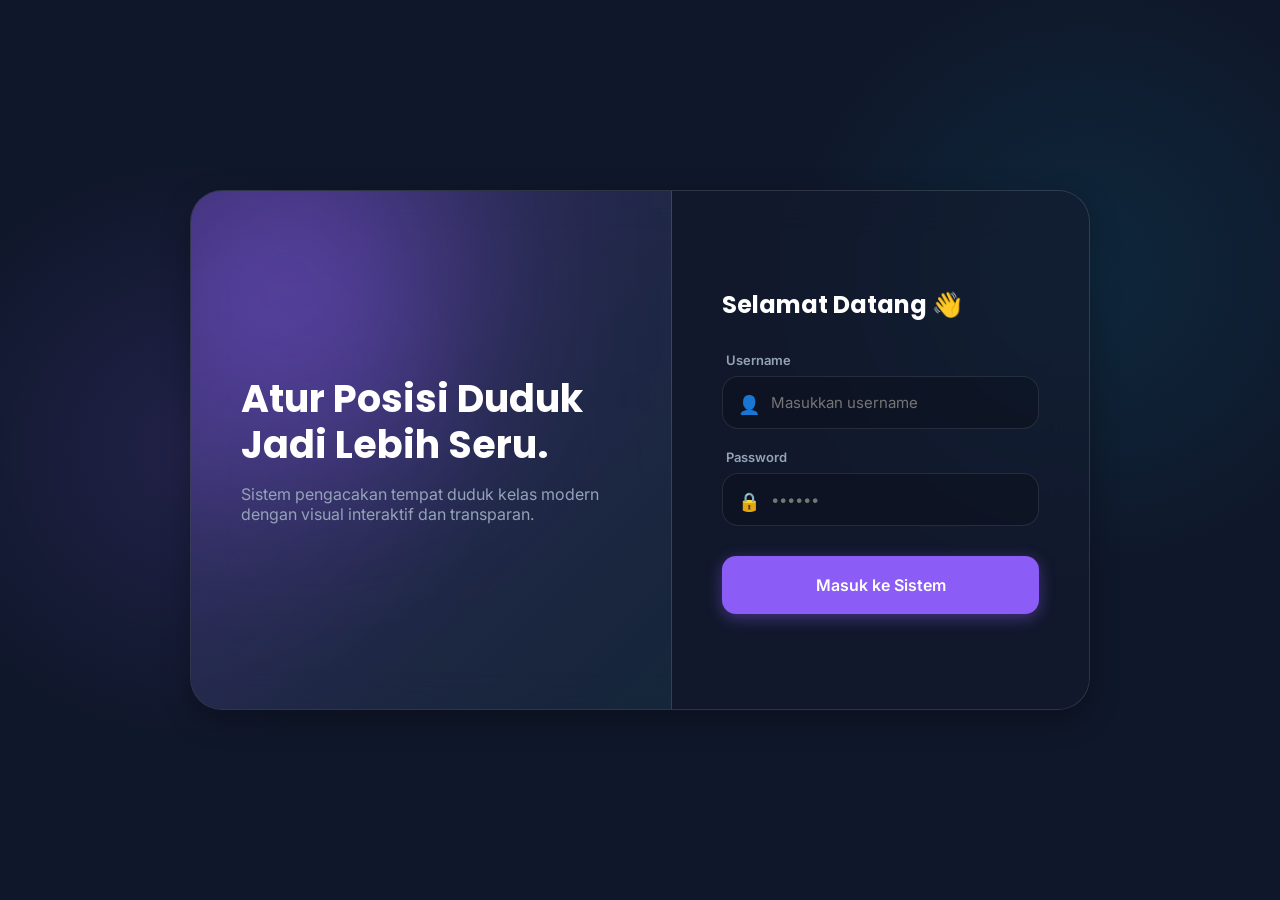
<file: clase./index.html>
<!DOCTYPE html>
<html lang="id">
<head>
<meta charset="UTF-8">
<meta name="viewport" content="width=device-width, initial-scale=1.0">
<title>Class Seat Spinner — Premium</title>
<link href="https://fonts.googleapis.com/css2?family=Inter:wght@400;500;600;700&family=Poppins:wght@500;600;700;800&display=swap" rel="stylesheet">
<link rel="stylesheet" href="style.css">
</head>
<body>

<div class="toast" id="toast">Pesan</div>

<div id="login-view">
  <div class="login-wrapper">
    <div class="login-left">
      <h1>Atur Posisi Duduk Jadi Lebih Seru.</h1>
      <p>Sistem pengacakan tempat duduk kelas modern dengan visual interaktif dan transparan.</p>
    </div>
    <div class="login-right">
      <h2 style="margin-bottom:30px;font-size:24px;">Selamat Datang 👋</h2>
      <div class="input-group"><label>Username</label><span class="input-icon">👤</span><input type="text" id="login-user" class="input-field" placeholder="Masukkan username"></div>
      <div class="input-group"><label>Password</label><span class="input-icon">🔒</span><input type="password" id="login-pass" class="input-field" placeholder="••••••"></div>
      <button class="btn btn-primary" id="btn-login" style="width:100%;padding:18px;margin-top:10px;font-size:16px;" onclick="doLogin()">Masuk ke Sistem</button>
    </div>
  </div>
</div>

<div id="app-view" class="hidden">
  <nav class="navbar"><div class="container flex justify-between items-center">
    <div class="logo" id="logo-brand"><span>CS</span> Class Spinner</div>
    <div class="nav-links" id="nav-links"></div>
    <button class="btn btn-danger" onclick="doLogout()" style="padding:8px 16px;margin-left:15px;border-radius:10px;">Logout</button>
  </div></nav>
  
  <div class="container">
    <div class="view" id="view-spin">
      <div class="spin-container">
        <div class="wheel-wrapper"><div class="wheel-pointer"></div><canvas id="wheel-canvas" class="wheel-canvas" width="600" height="600"></canvas><div class="wheel-center">🎯</div></div>
        <div class="progress-card"><div id="progress-text" style="font-weight:700;font-size:16px;">0 / 42 Kursi Terisi</div><div class="progress-bar-bg"><div class="progress-bar-fill" id="progress-bar"></div></div></div>
        <div class="action-buttons">
          <button class="btn btn-primary" id="btn-spin" onclick="manualSpin()" style="flex:2;">SPIN NOW</button>
          <button class="btn btn-outline" id="btn-auto" onclick="toggleAutoSpin()">AUTO SPIN</button>
        </div>
        <div class="action-buttons">
          <button class="btn btn-outline" id="btn-undo" onclick="undoSpin()">UNDO</button>
          <button class="btn btn-danger" onclick="resetAll()">RESET</button>
        </div>
      </div>
    </div>
    
    <div class="view" id="view-plan">
      <div class="flex justify-between items-center" style="margin-bottom:10px;">
        <h2>Denah Kelas</h2><button class="btn btn-outline" onclick="copyRekap()">📋 Copy Rekap</button>
      </div>
      <div class="classroom-container"><div class="whiteboard">PAPAN TULIS (DEPAN)</div><div class="desk-grid" id="desk-grid"></div></div>
    </div>
    
    <div class="view" id="view-list" style="max-width:700px;margin:0 auto;">
      <h2 style="margin-bottom:20px;">Daftar Nama Murid</h2>
      <textarea id="input-names" placeholder="Ketik nama, pisahkan dengan ENTER..."></textarea>
      <div style="margin-top:20px;text-align:right;"><button class="btn btn-primary" onclick="saveNames()" style="padding:16px 32px;">💾 SIMPAN DAFTAR</button></div>
    </div>
    
    <div class="view" id="view-manage-users">
      <div class="flex justify-between items-center" style="margin-bottom:20px;">
        <h2>Kelola Pengguna</h2><button class="btn btn-primary" onclick="openUserModal()">➕ Buat Akun</button>
      </div>
      <div class="table-container"><table><thead><tr><th>Username</th><th>Role</th><th>Aksi</th></tr></thead><tbody id="user-table-body"></tbody></table></div>
    </div>
  </div>
</div>

<div class="modal-overlay" id="popup-spin">
  <div class="modal-content"><div style="font-size:50px;margin-bottom:15px;animation:bounce 1s infinite;">🎉</div><h3 id="popup-name" style="color:var(--primary);font-size:28px;">Nama</h3><p id="popup-seat" style="margin-bottom:25px;color:var(--text-muted);font-size:16px;">Meja 1 - Kursi A</p><button class="btn btn-primary" style="width:100%;padding:16px;" onclick="closePopup('popup-spin')">Tutup & Lanjut</button></div>
</div>
<div class="modal-overlay" id="popup-user">
  <div class="modal-content">
    <h3 style="margin-bottom:20px;">Buat Akun Baru</h3>
    <input type="text" id="new-user-name" class="modal-input" placeholder="Username">
    <input type="text" id="new-user-pass" class="modal-input" placeholder="Password">
    <select id="new-user-role" class="modal-input"><option value="user">User (Hanya lihat)</option><option value="admin">Admin (Bisa spin)</option></select>
    <div style="display:flex;gap:12px;margin-top:20px;"><button class="btn btn-outline" style="flex:1;" onclick="closePopup('popup-user')">Batal</button><button class="btn btn-primary" style="flex:1;" onclick="saveNewUser()">Simpan</button></div>
  </div>
</div>

<style>@keyframes bounce{0%,100%{transform:translateY(0)}50%{transform:translateY(-10px)}}</style>
<script src="script.js"></script>
</body>
</html>
</file>
<file: clase./style.css>
:root{--bg:#0f172a;--surface:rgba(255,255,255,.03);--surface-hover:rgba(255,255,255,.08);--border:rgba(255,255,255,.1);--text:#f8fafc;--text-muted:#94a3b8;--primary:#8b5cf6;--primary-hover:#7c3aed;--primary-light:rgba(139,92,246,.15);--shadow-lg:0 10px 30px rgba(0,0,0,.3)}
*{margin:0;padding:0;box-sizing:border-box;font-family:'Inter',sans-serif;-webkit-tap-highlight-color:transparent}
body{background:#0f172a;background-image:radial-gradient(circle at 15% 50%,rgba(139,92,246,.15),transparent 25%),radial-gradient(circle at 85% 30%,rgba(6,182,212,.1),transparent 25%);background-attachment:fixed;color:var(--text);min-height:100vh;overflow-x:hidden}
h1,h2,h3{font-family:'Poppins',sans-serif;font-weight:700;color:#fff}
.hidden{display:none!important}.flex{display:flex}.items-center{align-items:center}.justify-between{justify-content:space-between}.justify-center{justify-content:center}.text-muted{color:var(--text-muted)}

.btn{padding:12px 20px;border-radius:14px;border:1px solid transparent;font-weight:600;cursor:pointer;transition:all .3s ease;font-size:14px;display:inline-flex;align-items:center;justify-content:center;gap:8px;backdrop-filter:blur(10px)}
.btn:active{transform:scale(.96)}
.btn-primary{background:var(--primary);color:#fff;box-shadow:0 4px 15px rgba(139,92,246,.4)}.btn-primary:hover{background:var(--primary-hover);transform:translateY(-2px)}
.btn-outline{background:var(--surface);border:1px solid var(--border);color:var(--text)}.btn-outline:hover{background:var(--surface-hover);border-color:rgba(255,255,255,.2)}
.btn-danger{background:rgba(239,68,68,.1);color:#fca5a5;border:1px solid rgba(239,68,68,.2)}.btn-danger:hover{background:rgba(239,68,68,.2)}
.btn:disabled{opacity:.5;cursor:not-allowed;transform:none!important}

#login-view{display:flex;align-items:center;justify-content:center;min-height:100vh;padding:20px}
.login-wrapper{display:flex;width:100%;max-width:900px;min-height:520px;background:var(--surface);border:1px solid var(--border);border-radius:32px;overflow:hidden;box-shadow:var(--shadow-lg);backdrop-filter:blur(20px)}
.login-left{flex:1.2;background:linear-gradient(135deg,rgba(139,92,246,.2),rgba(6,182,212,.05));padding:50px;display:flex;flex-direction:column;justify-content:center;border-right:1px solid var(--border);position:relative;overflow:hidden}
.login-left::before{content:'';position:absolute;width:300px;height:300px;background:var(--primary);filter:blur(100px);top:-50px;left:-50px;opacity:.5}
.login-left h1{color:#fff;font-size:38px;margin-bottom:16px;position:relative;z-index:1;line-height:1.2}.login-left p{font-size:16px;color:var(--text-muted);position:relative;z-index:1}
.login-right{flex:1;padding:50px;display:flex;flex-direction:column;justify-content:center;background:rgba(15,23,42,.6)}
@media(max-width:768px){.login-wrapper{flex-direction:column;min-height:auto}.login-left{padding:40px 30px;text-align:center}.login-right{padding:40px 30px}}
.input-group{text-align:left;margin-bottom:20px;position:relative}
.input-group label{display:block;font-size:13px;font-weight:600;color:var(--text-muted);margin-bottom:8px;margin-left:4px}
.input-field{width:100%;padding:16px 16px 16px 48px;background:rgba(0,0,0,.2);border:1px solid var(--border);border-radius:16px;font-size:15px;color:#fff;outline:none;transition:all .3s}
.input-field:focus{border-color:var(--primary);background:rgba(0,0,0,.4);box-shadow:0 0 0 4px var(--primary-light)}
.input-icon{position:absolute;left:16px;top:42px;font-size:18px;color:var(--text-muted)}

.navbar{background:rgba(15,23,42,.8);backdrop-filter:blur(20px);border-bottom:1px solid var(--border);padding:16px 0;position:sticky;top:0;z-index:100}
.container{max-width:1100px;margin:0 auto;padding:0 20px}
.logo{font-family:'Poppins',sans-serif;font-weight:800;font-size:20px;display:flex;align-items:center;gap:10px;color:#fff}
.logo span{background:var(--primary);color:#fff;padding:4px 10px;border-radius:8px;font-size:12px;letter-spacing:1px}
.nav-links{display:flex;gap:8px;overflow-x:auto;padding:4px;background:rgba(0,0,0,.2);border-radius:12px;border:1px solid var(--border)}
.nav-link{padding:8px 18px;border-radius:10px;font-size:13px;font-weight:600;cursor:pointer;color:var(--text-muted);white-space:nowrap;transition:all .2s}
.nav-link.active{background:var(--primary-light);color:var(--primary)}
.nav-link:hover:not(.active){color:#fff}

.view{display:none;padding:40px 0;animation:fadeIn .4s ease-out}
.view.active{display:block}
@keyframes fadeIn{from{opacity:0;transform:translateY(10px)}to{opacity:1;transform:translateY(0)}}

.spin-container{display:flex;flex-direction:column;align-items:center;gap:30px}
.wheel-wrapper{position:relative;width:100%;max-width:380px;aspect-ratio:1/1}
.wheel-canvas{width:100%;height:100%;border-radius:50%;box-shadow:0 0 40px rgba(139,92,246,.2);transition:transform 4s cubic-bezier(.17,.67,.12,.99);background:var(--surface)}
.wheel-center{position:absolute;top:50%;left:50%;transform:translate(-50%,-50%);width:60px;height:60px;background:var(--bg);border:4px solid var(--border);border-radius:50%;display:flex;align-items:center;justify-content:center;z-index:10;font-size:24px;box-shadow:0 0 20px rgba(0,0,0,.5)}
.wheel-pointer{position:absolute;top:-15px;left:50%;transform:translateX(-50%);width:0;height:0;border-left:18px solid transparent;border-right:18px solid transparent;border-top:30px solid var(--primary);filter:drop-shadow(0 4px 6px rgba(139,92,246,.5));z-index:20}
.progress-card{background:var(--surface);border:1px solid var(--border);backdrop-filter:blur(10px);padding:24px;border-radius:20px;width:100%;max-width:500px;text-align:center}
.progress-bar-bg{width:100%;height:10px;background:rgba(0,0,0,.4);border-radius:5px;overflow:hidden;margin-top:12px}
.progress-bar-fill{height:100%;background:linear-gradient(90deg,var(--primary),#06b6d4);width:0%;transition:width .4s ease}
.action-buttons{display:flex;flex-wrap:wrap;gap:12px;justify-content:center;width:100%;max-width:500px}
.action-buttons .btn{flex:1;min-width:140px;padding:16px}

.classroom-container{background:var(--surface);border:1px solid var(--border);backdrop-filter:blur(10px);border-radius:28px;padding:40px 20px;margin-top:20px}
.whiteboard{background:rgba(0,0,0,.3);color:var(--text-muted);text-align:center;padding:20px;border-radius:16px;font-weight:700;max-width:400px;margin:0 auto 40px auto;border:2px dashed var(--border);letter-spacing:2px}
.desk-grid{display:grid;grid-template-columns:repeat(3,1fr);gap:16px;max-width:850px;margin:0 auto}
@media(max-width:600px){.desk-grid{gap:8px;padding:0 10px}}
.desk-card{background:rgba(255,255,255,.02);border:1px solid var(--border);border-radius:16px;padding:16px;transition:all .3s}
.desk-card.filled{background:rgba(16,185,129,.05);border-color:rgba(16,185,129,.3);box-shadow:0 0 15px rgba(16,185,129,.05)}
.desk-header{display:flex;justify-content:space-between;font-size:11px;font-weight:800;color:var(--text-muted);margin-bottom:12px;border-bottom:1px solid var(--border);padding-bottom:8px;letter-spacing:.5px}
.desk-card.filled .desk-header{color:#10b981;border-color:rgba(16,185,129,.2)}
.seat-row{display:flex;align-items:center;gap:10px;margin-bottom:8px}
.seat-label{width:22px;height:22px;background:rgba(0,0,0,.3);border-radius:6px;font-size:10px;display:flex;align-items:center;justify-content:center;font-weight:700;color:var(--text-muted)}
.seat-name{flex:1;font-size:13px;font-weight:600;color:var(--text-muted);white-space:nowrap;overflow:hidden;text-overflow:ellipsis}
.seat-name.filled-text{color:#fff}

.table-container{background:var(--surface);border:1px solid var(--border);backdrop-filter:blur(10px);border-radius:20px;overflow:hidden;margin-top:20px}
table{width:100%;border-collapse:collapse;text-align:left}
th,td{padding:18px 24px;border-bottom:1px solid var(--border);font-size:14px}
th{background:rgba(0,0,0,.2);font-weight:600;color:var(--text-muted);font-size:12px;text-transform:uppercase;letter-spacing:1px}
.role-badge{padding:6px 12px;border-radius:20px;font-size:11px;font-weight:700}
.role-dev{background:rgba(139,92,246,.15);color:#c4b5fd;border:1px solid rgba(139,92,246,.3)}
.role-admin{background:rgba(14,165,233,.15);color:#7dd3fc;border:1px solid rgba(14,165,233,.3)}
.role-user{background:rgba(255,255,255,.1);color:#cbd5e1;border:1px solid rgba(255,255,255,.2)}

textarea{width:100%;height:300px;padding:20px;border-radius:20px;border:1px solid var(--border);background:rgba(0,0,0,.2);color:#fff;font-size:15px;outline:none;transition:all .3s;resize:vertical}
textarea:focus{border-color:var(--primary);background:rgba(0,0,0,.4);box-shadow:0 0 0 4px var(--primary-light)}

.modal-overlay{position:fixed;inset:0;background:rgba(0,0,0,.6);backdrop-filter:blur(8px);z-index:1000;display:flex;align-items:center;justify-content:center;opacity:0;pointer-events:none;transition:opacity .3s}
.modal-overlay.show{opacity:1;pointer-events:auto}
.modal-content{background:#1e293b;border:1px solid var(--border);padding:40px 32px;border-radius:32px;text-align:center;transform:scale(.8);transition:transform .5s cubic-bezier(.34,1.56,.64,1);max-width:90%;width:400px;box-shadow:0 25px 50px rgba(0,0,0,.5)}
.modal-overlay.show .modal-content{transform:scale(1)}
.modal-input{width:100%;padding:14px 16px;border:1px solid var(--border);border-radius:12px;margin-bottom:16px;font-size:14px;background:rgba(0,0,0,.2);color:#fff;outline:none}
.modal-input:focus{border-color:var(--primary)}
.toast{position:fixed;bottom:30px;left:50%;transform:translateX(-50%) translateY(20px);background:var(--primary);color:#fff;padding:14px 28px;border-radius:50px;font-weight:600;box-shadow:0 10px 30px rgba(139,92,246,.4);opacity:0;transition:all .3s;z-index:2000;pointer-events:none}
.toast.show{opacity:1;transform:translateX(-50%) translateY(0)}
@keyframes bounce{0%,100%{transform:translateY(0)}50%{transform:translateY(-10px)}}
</file>
